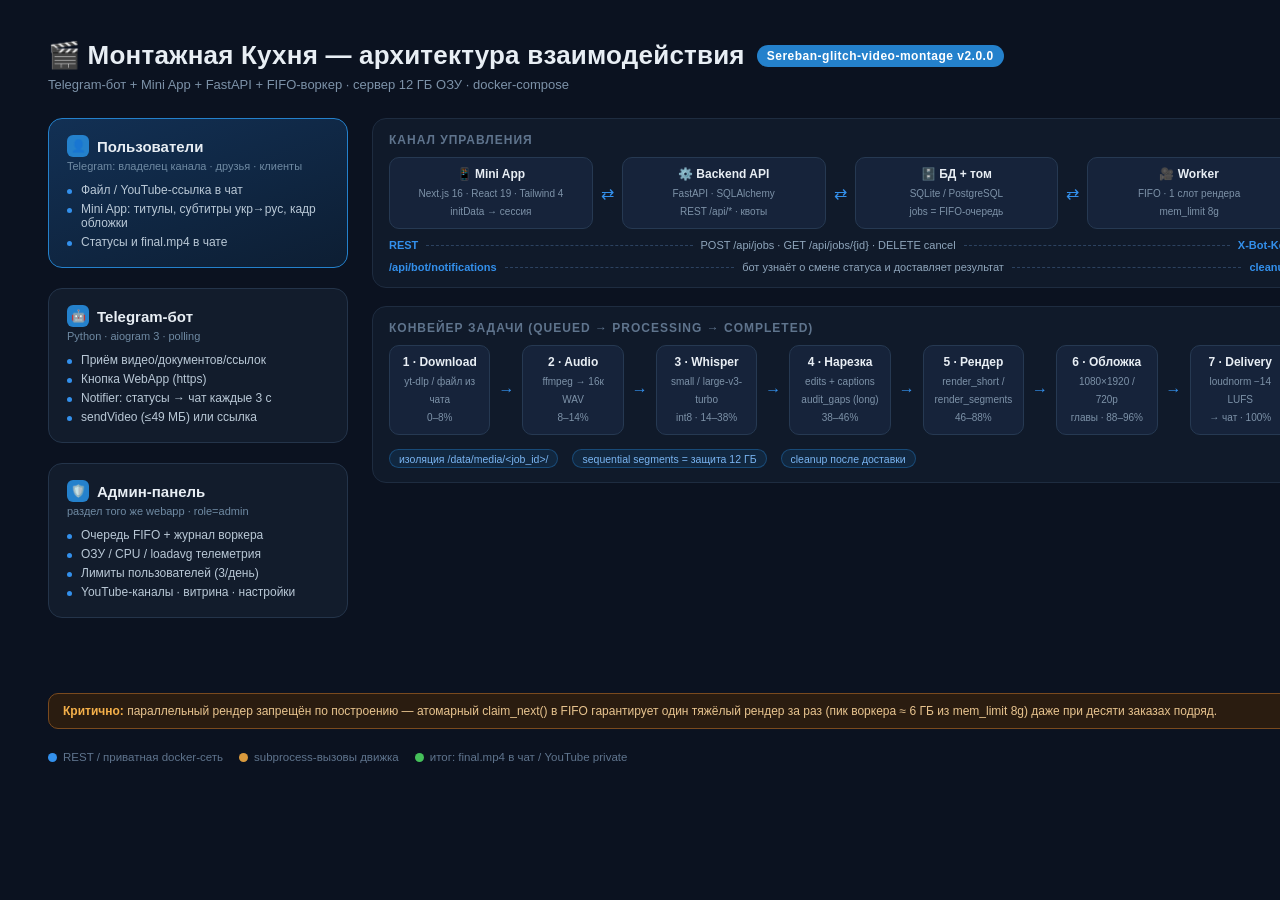
<file: scripts/architecture.html>
<!DOCTYPE html>
<html lang="ru">
<head>
<meta charset="UTF-8">
<style>
  * { margin:0; padding:0; box-sizing:border-box; font-family:'SF Pro Text','Segoe UI',Roboto,Arial,sans-serif; }
  body { background:#0b1220; color:#e8eef4; width:1680px; padding:40px 48px; }
  h1 { font-size:26px; letter-spacing:.2px; display:flex; align-items:center; gap:12px; }
  h1 .badge { background:#2481cc; color:#fff; font-size:12px; font-weight:600; padding:4px 10px; border-radius:20px; letter-spacing:.5px; }
  .sub { color:#7d92a8; font-size:13px; margin:6px 0 26px; }
  .grid { display:grid; grid-template-columns: 300px 1fr 300px; gap:24px; }
  .col { display:flex; flex-direction:column; gap:20px; }
  .box { background:#121c2c; border:1px solid #24344a; border-radius:14px; padding:16px 18px; }
  .box.telegram { background:linear-gradient(160deg,#123054,#0d1e33); border-color:#2481cc; }
  .box.engine { background:linear-gradient(160deg,#2b1d10,#1a130a); border-color:#8a5a24; }
  .box h2 { font-size:15px; margin-bottom:3px; display:flex; align-items:center; gap:8px; }
  .box h2 .ic { width:22px; height:22px; border-radius:6px; display:inline-flex; align-items:center; justify-content:center; font-size:12px; background:#2481cc; }
  .box.engine h2 .ic { background:#8a5a24; }
  .box .tech { color:#6f8aa3; font-size:11px; margin-bottom:8px; }
  .box ul { list-style:none; }
  .box li { font-size:12px; color:#b9c8d6; padding:2.5px 0 2.5px 14px; position:relative; }
  .box li::before { content:''; position:absolute; left:0; top:9px; width:5px; height:5px; border-radius:50%; background:#3390ec; }
  .box.engine li::before { background:#d99a3d; }
  .flow { display:flex; flex-direction:column; gap:0; }
  .lane { background:#101a2a; border:1px solid #1e2c40; border-radius:14px; padding:14px 16px; }
  .lane h3 { font-size:12px; text-transform:uppercase; letter-spacing:1px; margin-bottom:10px; color:#5f748d; }
  .steps { display:flex; align-items:stretch; gap:8px; }
  .step { flex:1; background:#16233a; border:1px solid #263952; border-radius:10px; padding:9px 10px; text-align:center; }
  .step b { display:block; font-size:12px; color:#e8eef4; margin-bottom:2px; }
  .step span { font-size:10px; color:#7d92a8; }
  .arrow { align-self:center; color:#3390ec; font-size:16px; flex:0 0 auto; }
  .linkrow { display:flex; align-items:center; gap:8px; margin-top:10px; font-size:11px; color:#8fa6bc; }
  .linkrow .pipe { flex:1; border-top:1.5px dashed #2c4260; }
  .linkrow b { color:#3390ec; font-weight:600; }
  .pill { display:inline-block; background:#2481cc22; border:1px solid #2481cc66; color:#7ab5f2; border-radius:14px; font-size:10.5px; padding:2.5px 9px; margin-right:6px; margin-top:4px; }
  .warn { background:#2a1c10; border:1px solid #7a4a1e; border-radius:10px; padding:10px 14px; font-size:12px; color:#e8c48f; margin-top:18px; }
  .warn b { color:#f5b04a; }
  .footer { margin-top:22px; display:flex; gap:14px; align-items:center; color:#5f748d; font-size:11.5px; }
  .legend { display:flex; gap:16px; }
  .legend div { display:flex; align-items:center; gap:6px; }
  .dot { width:9px; height:9px; border-radius:50%; }
</style>
</head>
<body>
  <h1>🎬 Монтажная Кухня — архитектура взаимодействия <span class="badge">Sereban-glitch-video-montage v2.0.0</span></h1>
  <div class="sub">Telegram-бот + Mini App + FastAPI + FIFO-воркер · сервер 12 ГБ ОЗУ · docker-compose</div>

  <div class="grid">
    <div class="col">
      <div class="box telegram">
        <h2><span class="ic">👤</span> Пользователи</h2>
        <div class="tech">Telegram: владелец канала · друзья · клиенты</div>
        <ul>
          <li>Файл / YouTube-ссылка в чат</li>
          <li>Mini App: титулы, субтитры укр→рус, кадр обложки</li>
          <li>Статусы и final.mp4 в чате</li>
        </ul>
      </div>
      <div class="box">
        <h2><span class="ic">🤖</span> Telegram-бот</h2>
        <div class="tech">Python · aiogram 3 · polling</div>
        <ul>
          <li>Приём видео/документов/ссылок</li>
          <li>Кнопка WebApp (https)</li>
          <li>Notifier: статусы → чат каждые 3 с</li>
          <li>sendVideo (≤49 МБ) или ссылка</li>
        </ul>
      </div>
      <div class="box">
        <h2><span class="ic">🛡️</span> Админ-панель</h2>
        <div class="tech">раздел того же webapp · role=admin</div>
        <ul>
          <li>Очередь FIFO + журнал воркера</li>
          <li>ОЗУ / CPU / loadavg телеметрия</li>
          <li>Лимиты пользователей (3/день)</li>
          <li>YouTube-каналы · витрина · настройки</li>
        </ul>
      </div>
    </div>

    <div class="flow">
      <div class="lane">
        <h3>Канал управления</h3>
        <div class="steps">
          <div class="step"><b>📱 Mini App</b><span>Next.js 16 · React 19 · Tailwind 4<br/>initData → сессия</span></div>
          <div class="arrow">⇄</div>
          <div class="step"><b>⚙️ Backend API</b><span>FastAPI · SQLAlchemy<br/>REST /api/* · квоты</span></div>
          <div class="arrow">⇄</div>
          <div class="step"><b>🗄️ БД + том</b><span>SQLite / PostgreSQL<br/>jobs = FIFO-очередь</span></div>
          <div class="arrow">⇄</div>
          <div class="step"><b>🎥 Worker</b><span>FIFO · 1 слот рендера<br/>mem_limit 8g</span></div>
        </div>
        <div class="linkrow"><b>REST</b><div class="pipe"></div>POST /api/jobs · GET /api/jobs/{id} · DELETE cancel<div class="pipe"></div><b>X-Bot-Key</b></div>
        <div class="linkrow"><b>/api/bot/notifications</b><div class="pipe"></div>бот узнаёт о смене статуса и доставляет результат<div class="pipe"></div><b>cleanup</b></div>
      </div>

      <div class="lane" style="margin-top:18px;">
        <h3>Конвейер задачи (queued → processing → completed)</h3>
        <div class="steps">
          <div class="step"><b>1 · Download</b><span>yt-dlp / файл из чата<br/>0–8%</span></div>
          <div class="arrow">→</div>
          <div class="step"><b>2 · Audio</b><span>ffmpeg → 16к WAV<br/>8–14%</span></div>
          <div class="arrow">→</div>
          <div class="step"><b>3 · Whisper</b><span>small / large-v3-turbo<br/>int8 · 14–38%</span></div>
          <div class="arrow">→</div>
          <div class="step"><b>4 · Нарезка</b><span>edits + captions<br/>audit_gaps (long)<br/>38–46%</span></div>
          <div class="arrow">→</div>
          <div class="step"><b>5 · Рендер</b><span>render_short /<br/>render_segments<br/>46–88%</span></div>
          <div class="arrow">→</div>
          <div class="step"><b>6 · Обложка</b><span>1080×1920 / 720p<br/>главы · 88–96%</span></div>
          <div class="arrow">→</div>
          <div class="step"><b>7 · Delivery</b><span>loudnorm −14 LUFS<br/>→ чат · 100%</span></div>
        </div>
        <div class="linkrow"><span class="pill">изоляция /data/media/&lt;job_id&gt;/</span><span class="pill">sequential segments = защита 12 ГБ</span><span class="pill">cleanup после доставки</span></div>
      </div>
    </div>

    <div class="col">
      <div class="box engine">
        <h2><span class="ic">🧰</span> Движок v2.0.0</h2>
        <div class="tech">клон репозитория · subprocess из воркера</div>
        <ul>
          <li>short.config.json → render_short.py</li>
          <li>thumbnail.short.json → thumb_short.py</li>
          <li>long.config.json → audit_gaps + render_segments</li>
          <li>profiles/humanrightszp.json</li>
          <li>DejaVu Sans · субтитры по пикселям</li>
          <li>EBU R128: I=−14 · TP=−1.5 · LRA=11</li>
        </ul>
      </div>
      <div class="box">
        <h2><span class="ic">▶️</span> YouTube</h2>
        <div class="tech">OAuth · scripts/publish/</div>
        <ul>
          <li>yt-dlp: скачивание ≤1080p</li>
          <li>upload_youtube.py: private по умолчанию</li>
          <li>metadata.json: главы в описании</li>
          <li>verify_upload.py: контроль статуса</li>
        </ul>
      </div>
      <div class="box">
        <h2><span class="ic">🔒</span> Безопасность</h2>
        <div class="tech">поверх всего стека</div>
        <ul>
          <li>initData HMAC-SHA256 · TTL 24 ч</li>
          <li>cookie-сессии httpOnly</li>
          <li>X-Bot-Key между сервисами</li>
          <li>файловая изоляция задач</li>
        </ul>
      </div>
    </div>
  </div>

  <div class="warn"><b>Критично:</b> параллельный рендер запрещён по построению — атомарный claim_next() в FIFO гарантирует один тяжёлый рендер за раз (пик воркера ≈ 6 ГБ из mem_limit 8g) даже при десяти заказах подряд.</div>
  <div class="footer">
    <div class="legend">
      <div><span class="dot" style="background:#3390ec"></span>REST / приватная docker-сеть</div>
      <div><span class="dot" style="background:#d99a3d"></span>subprocess-вызовы движка</div>
      <div><span class="dot" style="background:#45c05a"></span>итог: final.mp4 в чат / YouTube private</div>
    </div>
    <div style="margin-left:auto">Монтажная Кухня · 2026</div>
  </div>
</body>
</html>
</file>
